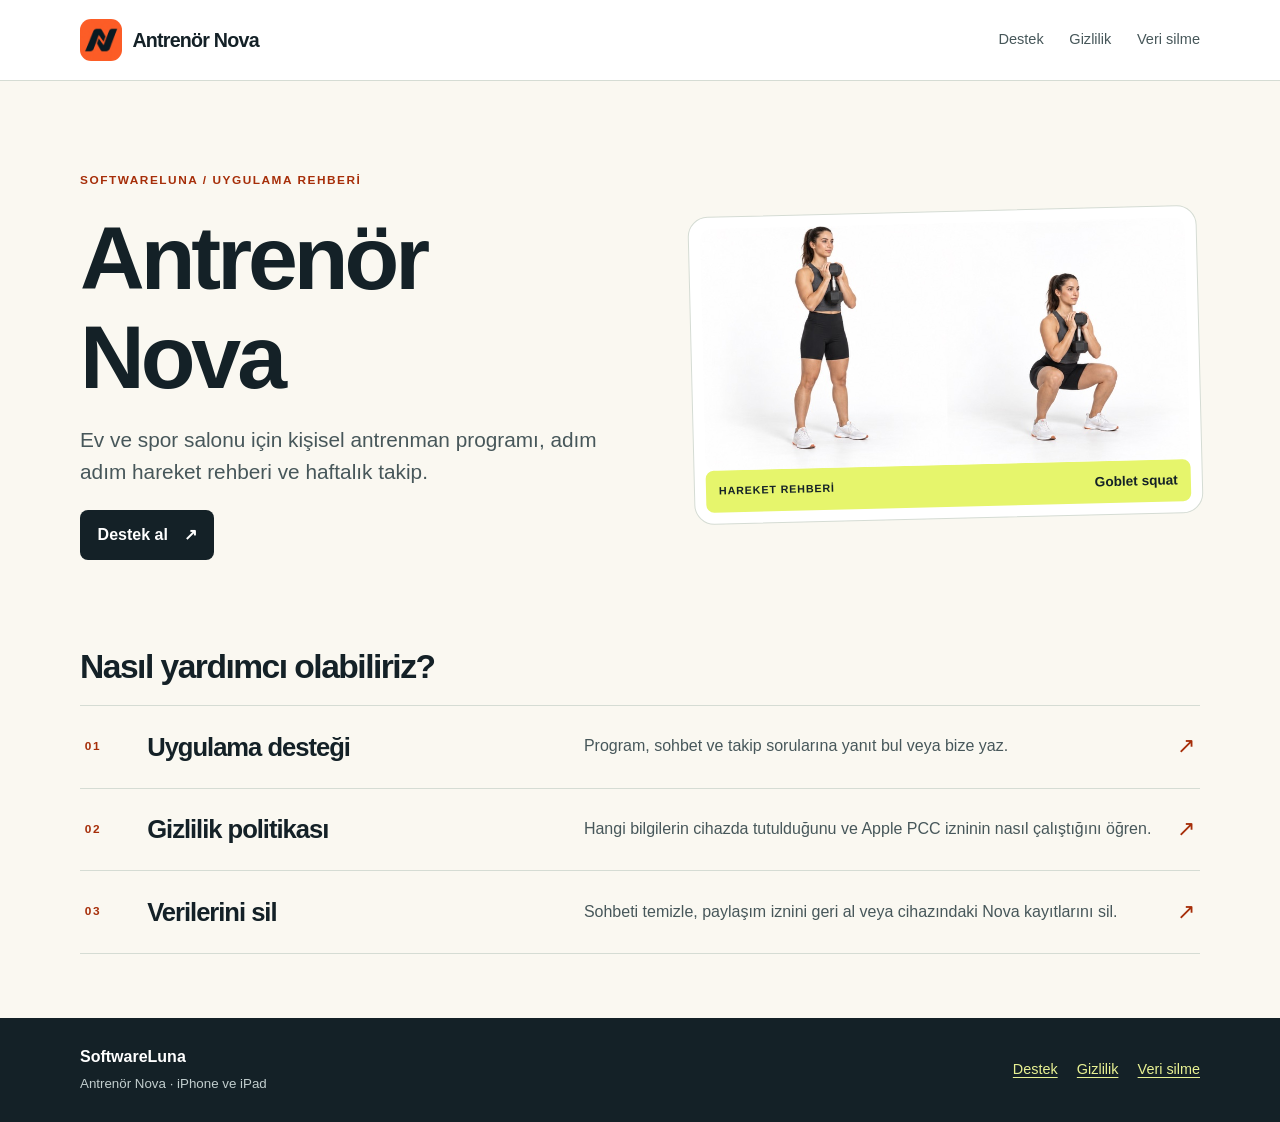
<file: index.html>
<!doctype html>
<html lang="tr">
<head>
  <meta charset="utf-8">
  <meta name="viewport" content="width=device-width, initial-scale=1">
  <meta name="theme-color" content="#faf8f1">
  <title>Uygulama rehberi · Antrenör Nova</title>
  <meta name="description" content="Antrenör Nova için resmî destek, gizlilik ve veri silme rehberi.">
  <link rel="canonical" href="https://softwareluna.github.io/antrenor-nova/">
  <link rel="icon" type="image/png" href="assets/nova.png">
  <link rel="stylesheet" href="assets/nova.css">
</head>
<body>
<a class="skip" href="#icerik">İçeriğe geç</a>
<header class="mast">
  <div class="wrap mast-inner">
    <a class="brand" href="./"><img src="assets/nova.png" alt="" width="42" height="42">Antrenör Nova</a>
    <nav aria-label="Ana gezinme"><a href="support.html">Destek</a>
<a href="privacy.html">Gizlilik</a>
<a href="data-deletion.html">Veri silme</a></nav>
  </div>
</header>
<main id="icerik" class="wrap" tabindex="-1">
<section class="hero" aria-labelledby="ana-baslik">
  <div>
    <span class="eyebrow">SoftwareLuna / Uygulama rehberi</span>
    <h1 id="ana-baslik">Antrenör Nova</h1>
    <p class="lead">Ev ve spor salonu için kişisel antrenman programı, adım adım hareket rehberi ve haftalık takip.</p>
    <a class="button" href="support.html">Destek al <span aria-hidden="true">↗</span></a>
  </div>
  <figure class="example">
    <img src="assets/goblet-squat.jpg" alt="Nova’nın hareket rehberinden bir örnek. Model, tek dambılı iki eliyle göğsünde tutarak goblet squat hareketinin başlangıç ve uygulama konumlarını gösteriyor." width="900" height="450">
    <figcaption><span>HAREKET REHBERİ</span> Goblet squat</figcaption>
  </figure>
</section>
<section class="entry-list" aria-labelledby="rehber-baslik">
  <h2 id="rehber-baslik">Nasıl yardımcı olabiliriz?</h2>
  <a class="entry" href="support.html"><span class="ordinal" aria-hidden="true">01</span><strong>Uygulama desteği</strong><span class="desc">Program, sohbet ve takip sorularına yanıt bul veya bize yaz.</span><span class="arrow" aria-hidden="true">↗</span></a>
  <a class="entry" href="privacy.html"><span class="ordinal" aria-hidden="true">02</span><strong>Gizlilik politikası</strong><span class="desc">Hangi bilgilerin cihazda tutulduğunu ve Apple PCC izninin nasıl çalıştığını öğren.</span><span class="arrow" aria-hidden="true">↗</span></a>
  <a class="entry" href="data-deletion.html"><span class="ordinal" aria-hidden="true">03</span><strong>Verilerini sil</strong><span class="desc">Sohbeti temizle, paylaşım iznini geri al veya cihazındaki Nova kayıtlarını sil.</span><span class="arrow" aria-hidden="true">↗</span></a>
</section>
</main>
<footer class="foot"><div class="wrap foot-inner">
  <div><strong>SoftwareLuna</strong><br><small>Antrenör Nova · iPhone ve iPad</small></div>
  <nav aria-label="Alt gezinme"><a href="support.html">Destek</a>
<a href="privacy.html">Gizlilik</a>
<a href="data-deletion.html">Veri silme</a></nav>
</div></footer>
</body>
</html>
</file>
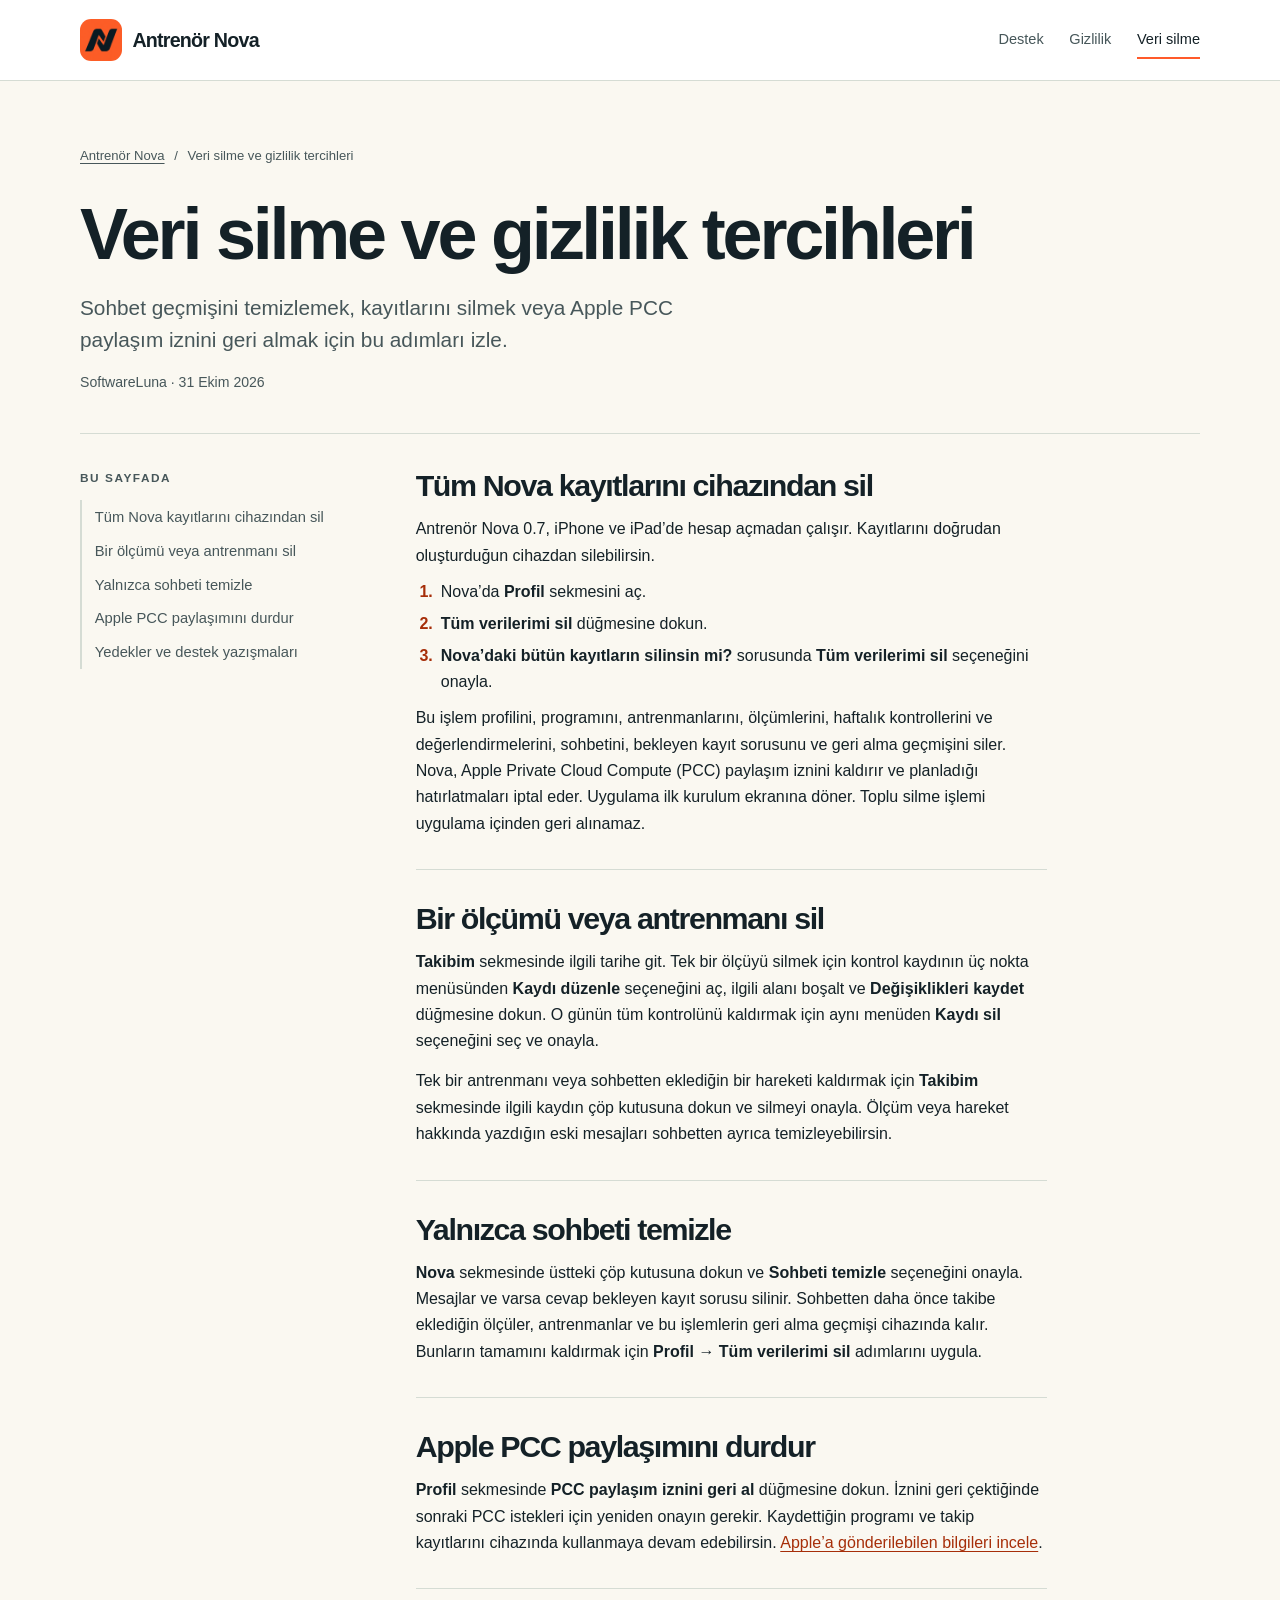
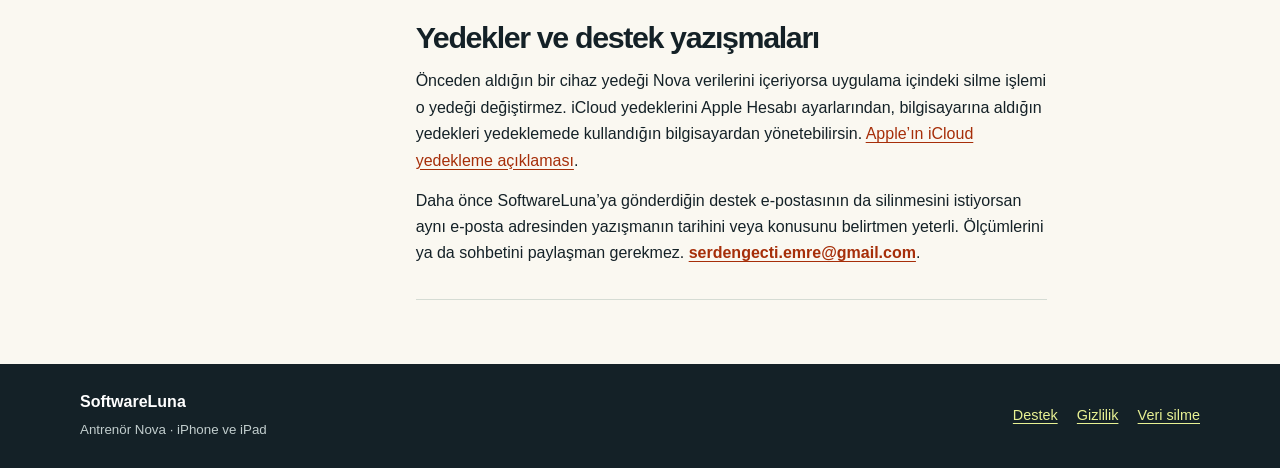
<file: data-deletion.html>
<!doctype html>
<html lang="tr">
<head>
  <meta charset="utf-8">
  <meta name="viewport" content="width=device-width, initial-scale=1">
  <meta name="theme-color" content="#faf8f1">
  <title>Veri silme ve gizlilik tercihleri · Antrenör Nova</title>
  <meta name="description" content="Sohbet geçmişini temizlemek, kayıtlarını silmek veya Apple PCC paylaşım iznini geri almak için bu adımları izle.">
  <link rel="canonical" href="https://softwareluna.github.io/antrenor-nova/data-deletion.html">
  <link rel="icon" type="image/png" href="assets/nova.png">
  <link rel="stylesheet" href="assets/nova.css">
</head>
<body>
<a class="skip" href="#icerik">İçeriğe geç</a>
<header class="mast">
  <div class="wrap mast-inner">
    <a class="brand" href="./"><img src="assets/nova.png" alt="" width="42" height="42">Antrenör Nova</a>
    <nav aria-label="Ana gezinme"><a href="support.html">Destek</a>
<a href="privacy.html">Gizlilik</a>
<a href="data-deletion.html" aria-current="page">Veri silme</a></nav>
  </div>
</header>
<main id="icerik" class="wrap" tabindex="-1">
<div class="page-intro">
  <nav class="breadcrumb" aria-label="Sayfa yolu"><a href="./">Antrenör Nova</a><span aria-hidden="true">/</span><span>Veri silme ve gizlilik tercihleri</span></nav>
  <h1>Veri silme ve gizlilik tercihleri</h1>
  <p class="lead">Sohbet geçmişini temizlemek, kayıtlarını silmek veya Apple PCC paylaşım iznini geri almak için bu adımları izle.</p>
  <p class="meta">SoftwareLuna · <time datetime="2026-10-31">31 Ekim 2026</time></p>
</div>
<div class="docs"><aside class="contents"><nav aria-label="Bu sayfada"><span class="navcap">Bu sayfada</span><a href="#tum-kayitlar">Tüm Nova kayıtlarını cihazından sil</a>
<a href="#tek-kayit">Bir ölçümü veya antrenmanı sil</a>
<a href="#sohbet">Yalnızca sohbeti temizle</a>
<a href="#pcc-izni">Apple PCC paylaşımını durdur</a>
<a href="#yedekler-ve-eposta">Yedekler ve destek yazışmaları</a></nav></aside>
<article class="article" aria-label="Veri silme ve gizlilik tercihleri"><section id="tum-kayitlar">
  <h2>Tüm Nova kayıtlarını cihazından sil</h2>
  <p>Antrenör Nova 0.7, iPhone ve iPad’de hesap açmadan çalışır. Kayıtlarını doğrudan oluşturduğun cihazdan silebilirsin.</p>
  <ol>
    <li>Nova’da <strong>Profil</strong> sekmesini aç.</li>
    <li><strong>Tüm verilerimi sil</strong> düğmesine dokun.</li>
    <li><strong>Nova’daki bütün kayıtların silinsin mi?</strong> sorusunda <strong>Tüm verilerimi sil</strong> seçeneğini onayla.</li>
  </ol>
  <p>Bu işlem profilini, programını, antrenmanlarını, ölçümlerini, haftalık kontrollerini ve değerlendirmelerini, sohbetini, bekleyen kayıt sorusunu ve geri alma geçmişini siler. Nova, Apple Private Cloud Compute (PCC) paylaşım iznini kaldırır ve planladığı hatırlatmaları iptal eder. Uygulama ilk kurulum ekranına döner. Toplu silme işlemi uygulama içinden geri alınamaz.</p>
</section>
<section id="tek-kayit">
  <h2>Bir ölçümü veya antrenmanı sil</h2>
  <p><strong>Takibim</strong> sekmesinde ilgili tarihe git. Tek bir ölçüyü silmek için kontrol kaydının üç nokta menüsünden <strong>Kaydı düzenle</strong> seçeneğini aç, ilgili alanı boşalt ve <strong>Değişiklikleri kaydet</strong> düğmesine dokun. O günün tüm kontrolünü kaldırmak için aynı menüden <strong>Kaydı sil</strong> seçeneğini seç ve onayla.</p>
  <p>Tek bir antrenmanı veya sohbetten eklediğin bir hareketi kaldırmak için <strong>Takibim</strong> sekmesinde ilgili kaydın çöp kutusuna dokun ve silmeyi onayla. Ölçüm veya hareket hakkında yazdığın eski mesajları sohbetten ayrıca temizleyebilirsin.</p>
</section>
<section id="sohbet">
  <h2>Yalnızca sohbeti temizle</h2>
  <p><strong>Nova</strong> sekmesinde üstteki çöp kutusuna dokun ve <strong>Sohbeti temizle</strong> seçeneğini onayla. Mesajlar ve varsa cevap bekleyen kayıt sorusu silinir. Sohbetten daha önce takibe eklediğin ölçüler, antrenmanlar ve bu işlemlerin geri alma geçmişi cihazında kalır. Bunların tamamını kaldırmak için <strong>Profil → Tüm verilerimi sil</strong> adımlarını uygula.</p>
</section>
<section id="pcc-izni">
  <h2>Apple PCC paylaşımını durdur</h2>
  <p><strong>Profil</strong> sekmesinde <strong>PCC paylaşım iznini geri al</strong> düğmesine dokun. İznini geri çektiğinde sonraki PCC istekleri için yeniden onayın gerekir. Kaydettiğin programı ve takip kayıtlarını cihazında kullanmaya devam edebilirsin. <a href="privacy.html#pcc">Apple’a gönderilebilen bilgileri incele</a>.</p>
</section>
<section id="yedekler-ve-eposta">
  <h2>Yedekler ve destek yazışmaları</h2>
  <p>Önceden aldığın bir cihaz yedeği Nova verilerini içeriyorsa uygulama içindeki silme işlemi o yedeği değiştirmez. iCloud yedeklerini Apple Hesabı ayarlarından, bilgisayarına aldığın yedekleri yedeklemede kullandığın bilgisayardan yönetebilirsin. <a href="https://support.apple.com/en-us/108770">Apple’ın iCloud yedekleme açıklaması</a>.</p>
  <p>Daha önce SoftwareLuna’ya gönderdiğin destek e-postasının da silinmesini istiyorsan aynı e-posta adresinden yazışmanın tarihini veya konusunu belirtmen yeterli. Ölçümlerini ya da sohbetini paylaşman gerekmez. <a href="mailto:serdengecti.emre@gmail.com">serdengecti.emre@gmail.com</a>.</p>
</section>
</article>
</div>
</main>
<footer class="foot"><div class="wrap foot-inner">
  <div><strong>SoftwareLuna</strong><br><small>Antrenör Nova · iPhone ve iPad</small></div>
  <nav aria-label="Alt gezinme"><a href="support.html">Destek</a>
<a href="privacy.html">Gizlilik</a>
<a href="data-deletion.html" aria-current="page">Veri silme</a></nav>
</div></footer>
</body>
</html>
</file>
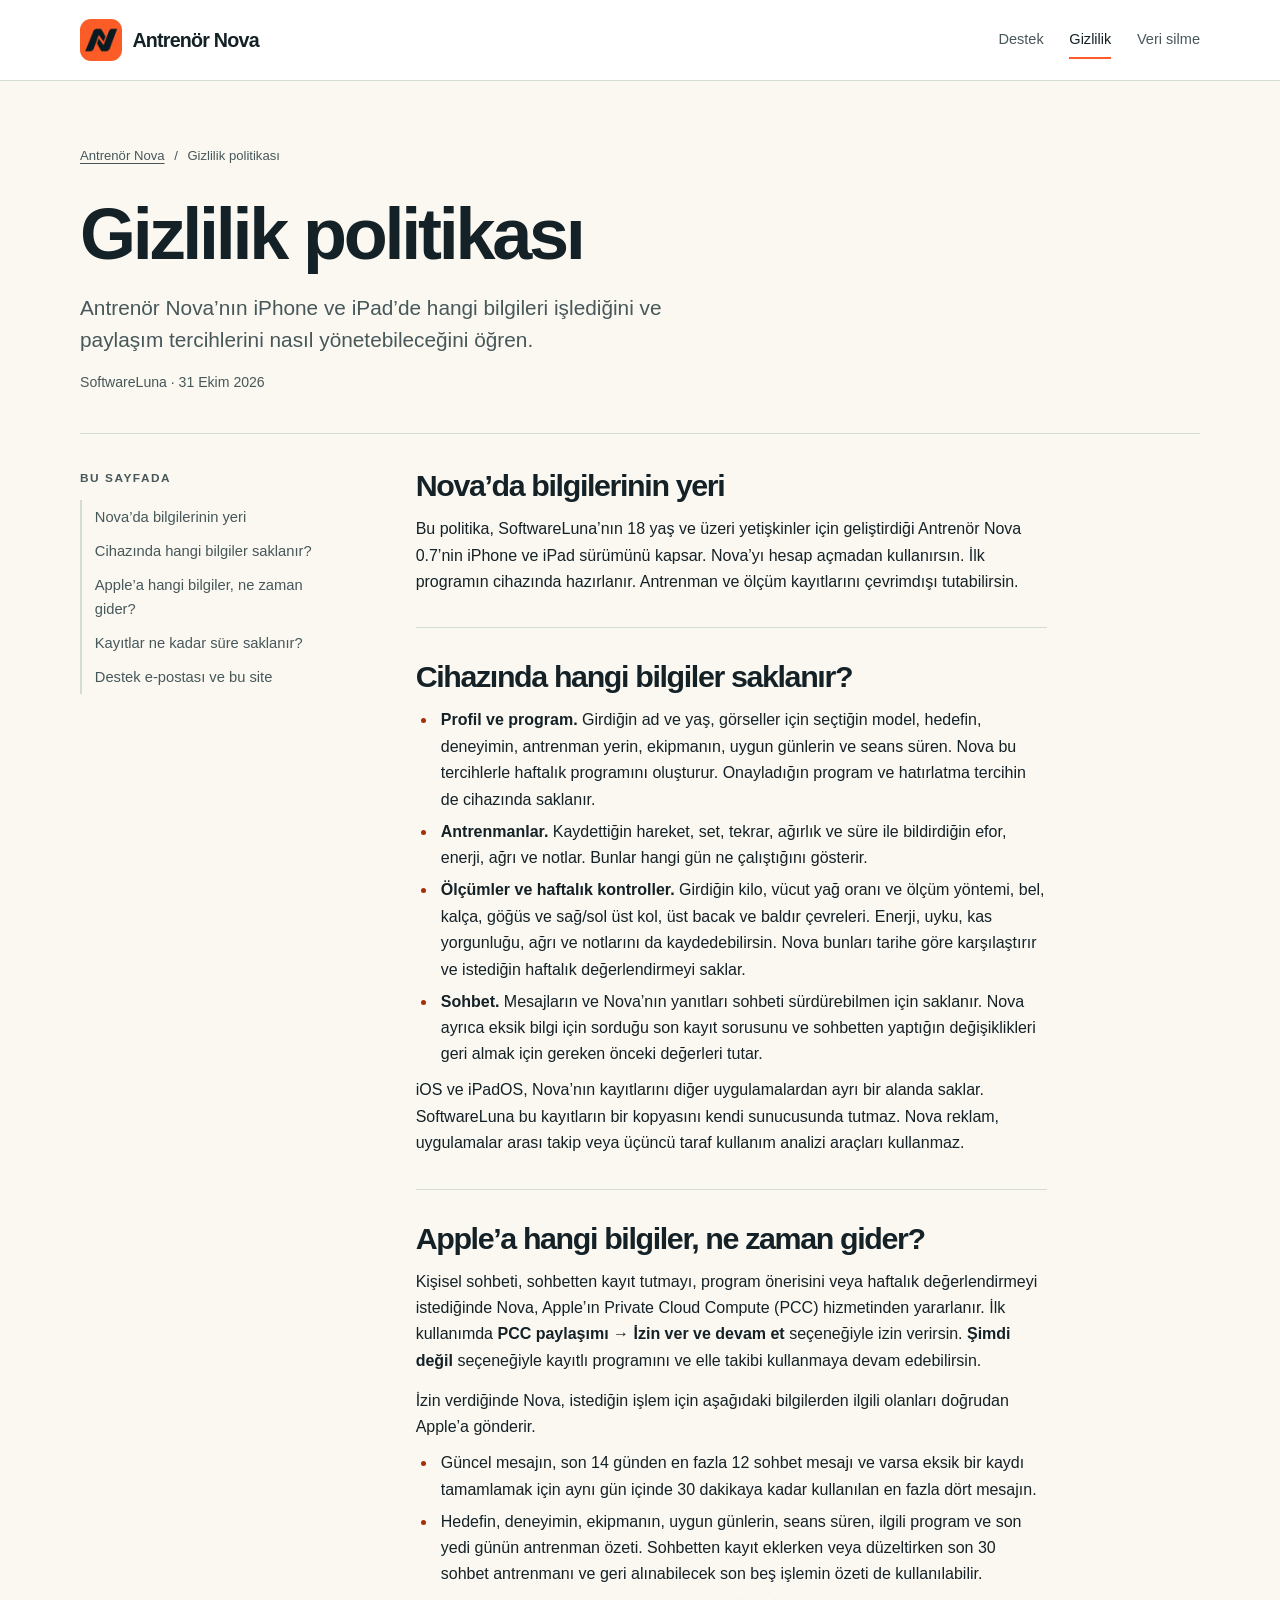
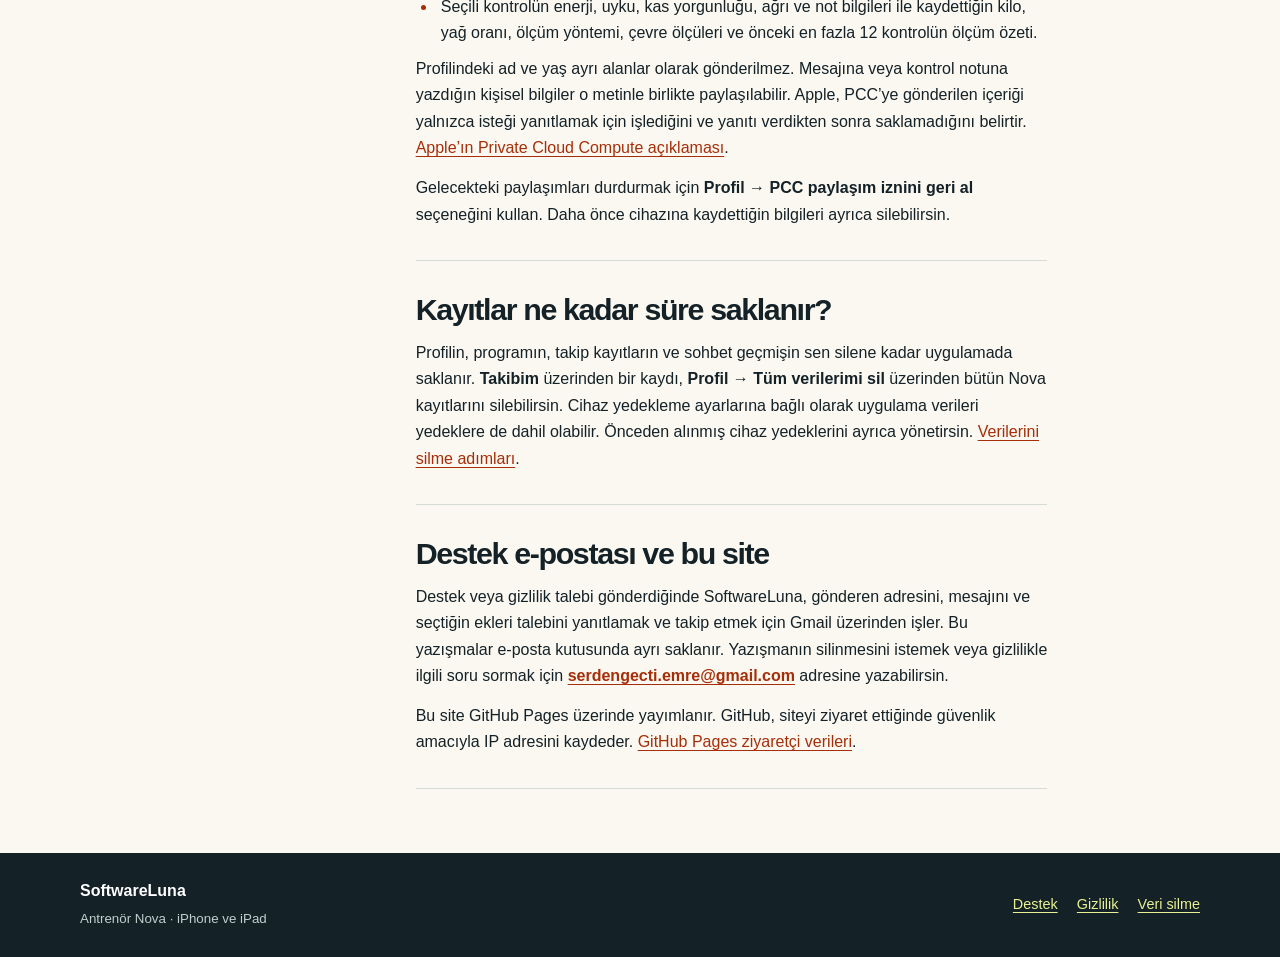
<file: privacy.html>
<!doctype html>
<html lang="tr">
<head>
  <meta charset="utf-8">
  <meta name="viewport" content="width=device-width, initial-scale=1">
  <meta name="theme-color" content="#faf8f1">
  <title>Gizlilik politikası · Antrenör Nova</title>
  <meta name="description" content="Antrenör Nova’nın iPhone ve iPad’de hangi bilgileri işlediğini ve paylaşım tercihlerini nasıl yönetebileceğini öğren.">
  <link rel="canonical" href="https://softwareluna.github.io/antrenor-nova/privacy.html">
  <link rel="icon" type="image/png" href="assets/nova.png">
  <link rel="stylesheet" href="assets/nova.css">
</head>
<body>
<a class="skip" href="#icerik">İçeriğe geç</a>
<header class="mast">
  <div class="wrap mast-inner">
    <a class="brand" href="./"><img src="assets/nova.png" alt="" width="42" height="42">Antrenör Nova</a>
    <nav aria-label="Ana gezinme"><a href="support.html">Destek</a>
<a href="privacy.html" aria-current="page">Gizlilik</a>
<a href="data-deletion.html">Veri silme</a></nav>
  </div>
</header>
<main id="icerik" class="wrap" tabindex="-1">
<div class="page-intro">
  <nav class="breadcrumb" aria-label="Sayfa yolu"><a href="./">Antrenör Nova</a><span aria-hidden="true">/</span><span>Gizlilik politikası</span></nav>
  <h1>Gizlilik politikası</h1>
  <p class="lead">Antrenör Nova’nın iPhone ve iPad’de hangi bilgileri işlediğini ve paylaşım tercihlerini nasıl yönetebileceğini öğren.</p>
  <p class="meta">SoftwareLuna · <time datetime="2026-10-31">31 Ekim 2026</time></p>
</div>
<div class="docs"><aside class="contents"><nav aria-label="Bu sayfada"><span class="navcap">Bu sayfada</span><a href="#kapsam">Nova’da bilgilerinin yeri</a>
<a href="#cihazdaki-kayitlar">Cihazında hangi bilgiler saklanır?</a>
<a href="#pcc">Apple’a hangi bilgiler, ne zaman gider?</a>
<a href="#saklama-silme">Kayıtlar ne kadar süre saklanır?</a>
<a href="#iletisim-site">Destek e-postası ve bu site</a></nav></aside>
<article class="article" aria-label="Gizlilik politikası"><section id="kapsam">
  <h2>Nova’da bilgilerinin yeri</h2>
  <p>Bu politika, SoftwareLuna’nın 18 yaş ve üzeri yetişkinler için geliştirdiği Antrenör Nova 0.7’nin iPhone ve iPad sürümünü kapsar. Nova’yı hesap açmadan kullanırsın. İlk programın cihazında hazırlanır. Antrenman ve ölçüm kayıtlarını çevrimdışı tutabilirsin.</p>
</section>
<section id="cihazdaki-kayitlar">
  <h2>Cihazında hangi bilgiler saklanır?</h2>
  <ul>
    <li><strong>Profil ve program.</strong> Girdiğin ad ve yaş, görseller için seçtiğin model, hedefin, deneyimin, antrenman yerin, ekipmanın, uygun günlerin ve seans süren. Nova bu tercihlerle haftalık programını oluşturur. Onayladığın program ve hatırlatma tercihin de cihazında saklanır.</li>
    <li><strong>Antrenmanlar.</strong> Kaydettiğin hareket, set, tekrar, ağırlık ve süre ile bildirdiğin efor, enerji, ağrı ve notlar. Bunlar hangi gün ne çalıştığını gösterir.</li>
    <li><strong>Ölçümler ve haftalık kontroller.</strong> Girdiğin kilo, vücut yağ oranı ve ölçüm yöntemi, bel, kalça, göğüs ve sağ/sol üst kol, üst bacak ve baldır çevreleri. Enerji, uyku, kas yorgunluğu, ağrı ve notlarını da kaydedebilirsin. Nova bunları tarihe göre karşılaştırır ve istediğin haftalık değerlendirmeyi saklar.</li>
    <li><strong>Sohbet.</strong> Mesajların ve Nova’nın yanıtları sohbeti sürdürebilmen için saklanır. Nova ayrıca eksik bilgi için sorduğu son kayıt sorusunu ve sohbetten yaptığın değişiklikleri geri almak için gereken önceki değerleri tutar.</li>
  </ul>
  <p>iOS ve iPadOS, Nova’nın kayıtlarını diğer uygulamalardan ayrı bir alanda saklar. SoftwareLuna bu kayıtların bir kopyasını kendi sunucusunda tutmaz. Nova reklam, uygulamalar arası takip veya üçüncü taraf kullanım analizi araçları kullanmaz.</p>
</section>
<section id="pcc">
  <h2>Apple’a hangi bilgiler, ne zaman gider?</h2>
  <p>Kişisel sohbeti, sohbetten kayıt tutmayı, program önerisini veya haftalık değerlendirmeyi istediğinde Nova, Apple’ın Private Cloud Compute (PCC) hizmetinden yararlanır. İlk kullanımda <strong>PCC paylaşımı → İzin ver ve devam et</strong> seçeneğiyle izin verirsin. <strong>Şimdi değil</strong> seçeneğiyle kayıtlı programını ve elle takibi kullanmaya devam edebilirsin.</p>
  <p>İzin verdiğinde Nova, istediğin işlem için aşağıdaki bilgilerden ilgili olanları doğrudan Apple’a gönderir.</p>
  <ul>
    <li>Güncel mesajın, son 14 günden en fazla 12 sohbet mesajı ve varsa eksik bir kaydı tamamlamak için aynı gün içinde 30 dakikaya kadar kullanılan en fazla dört mesajın.</li>
    <li>Hedefin, deneyimin, ekipmanın, uygun günlerin, seans süren, ilgili program ve son yedi günün antrenman özeti. Sohbetten kayıt eklerken veya düzeltirken son 30 sohbet antrenmanı ve geri alınabilecek son beş işlemin özeti de kullanılabilir.</li>
    <li>Seçili kontrolün enerji, uyku, kas yorgunluğu, ağrı ve not bilgileri ile kaydettiğin kilo, yağ oranı, ölçüm yöntemi, çevre ölçüleri ve önceki en fazla 12 kontrolün ölçüm özeti.</li>
  </ul>
  <p>Profilindeki ad ve yaş ayrı alanlar olarak gönderilmez. Mesajına veya kontrol notuna yazdığın kişisel bilgiler o metinle birlikte paylaşılabilir. Apple, PCC’ye gönderilen içeriği yalnızca isteği yanıtlamak için işlediğini ve yanıtı verdikten sonra saklamadığını belirtir. <a href="https://support.apple.com/guide/iphone/iphe3f499e0e/ios">Apple’ın Private Cloud Compute açıklaması</a>.</p>
  <p>Gelecekteki paylaşımları durdurmak için <strong>Profil → PCC paylaşım iznini geri al</strong> seçeneğini kullan. Daha önce cihazına kaydettiğin bilgileri ayrıca silebilirsin.</p>
</section>
<section id="saklama-silme">
  <h2>Kayıtlar ne kadar süre saklanır?</h2>
  <p>Profilin, programın, takip kayıtların ve sohbet geçmişin sen silene kadar uygulamada saklanır. <strong>Takibim</strong> üzerinden bir kaydı, <strong>Profil → Tüm verilerimi sil</strong> üzerinden bütün Nova kayıtlarını silebilirsin. Cihaz yedekleme ayarlarına bağlı olarak uygulama verileri yedeklere de dahil olabilir. Önceden alınmış cihaz yedeklerini ayrıca yönetirsin. <a href="data-deletion.html">Verilerini silme adımları</a>.</p>
</section>
<section id="iletisim-site">
  <h2>Destek e-postası ve bu site</h2>
  <p>Destek veya gizlilik talebi gönderdiğinde SoftwareLuna, gönderen adresini, mesajını ve seçtiğin ekleri talebini yanıtlamak ve takip etmek için Gmail üzerinden işler. Bu yazışmalar e-posta kutusunda ayrı saklanır. Yazışmanın silinmesini istemek veya gizlilikle ilgili soru sormak için <a href="mailto:serdengecti.emre@gmail.com">serdengecti.emre@gmail.com</a> adresine yazabilirsin.</p>
  <p>Bu site GitHub Pages üzerinde yayımlanır. GitHub, siteyi ziyaret ettiğinde güvenlik amacıyla IP adresini kaydeder. <a href="https://docs.github.com/en/pages/getting-started-with-github-pages/what-is-github-pages#data-collection">GitHub Pages ziyaretçi verileri</a>.</p>
</section>
</article>
</div>
</main>
<footer class="foot"><div class="wrap foot-inner">
  <div><strong>SoftwareLuna</strong><br><small>Antrenör Nova · iPhone ve iPad</small></div>
  <nav aria-label="Alt gezinme"><a href="support.html">Destek</a>
<a href="privacy.html" aria-current="page">Gizlilik</a>
<a href="data-deletion.html">Veri silme</a></nav>
</div></footer>
</body>
</html>
</file>
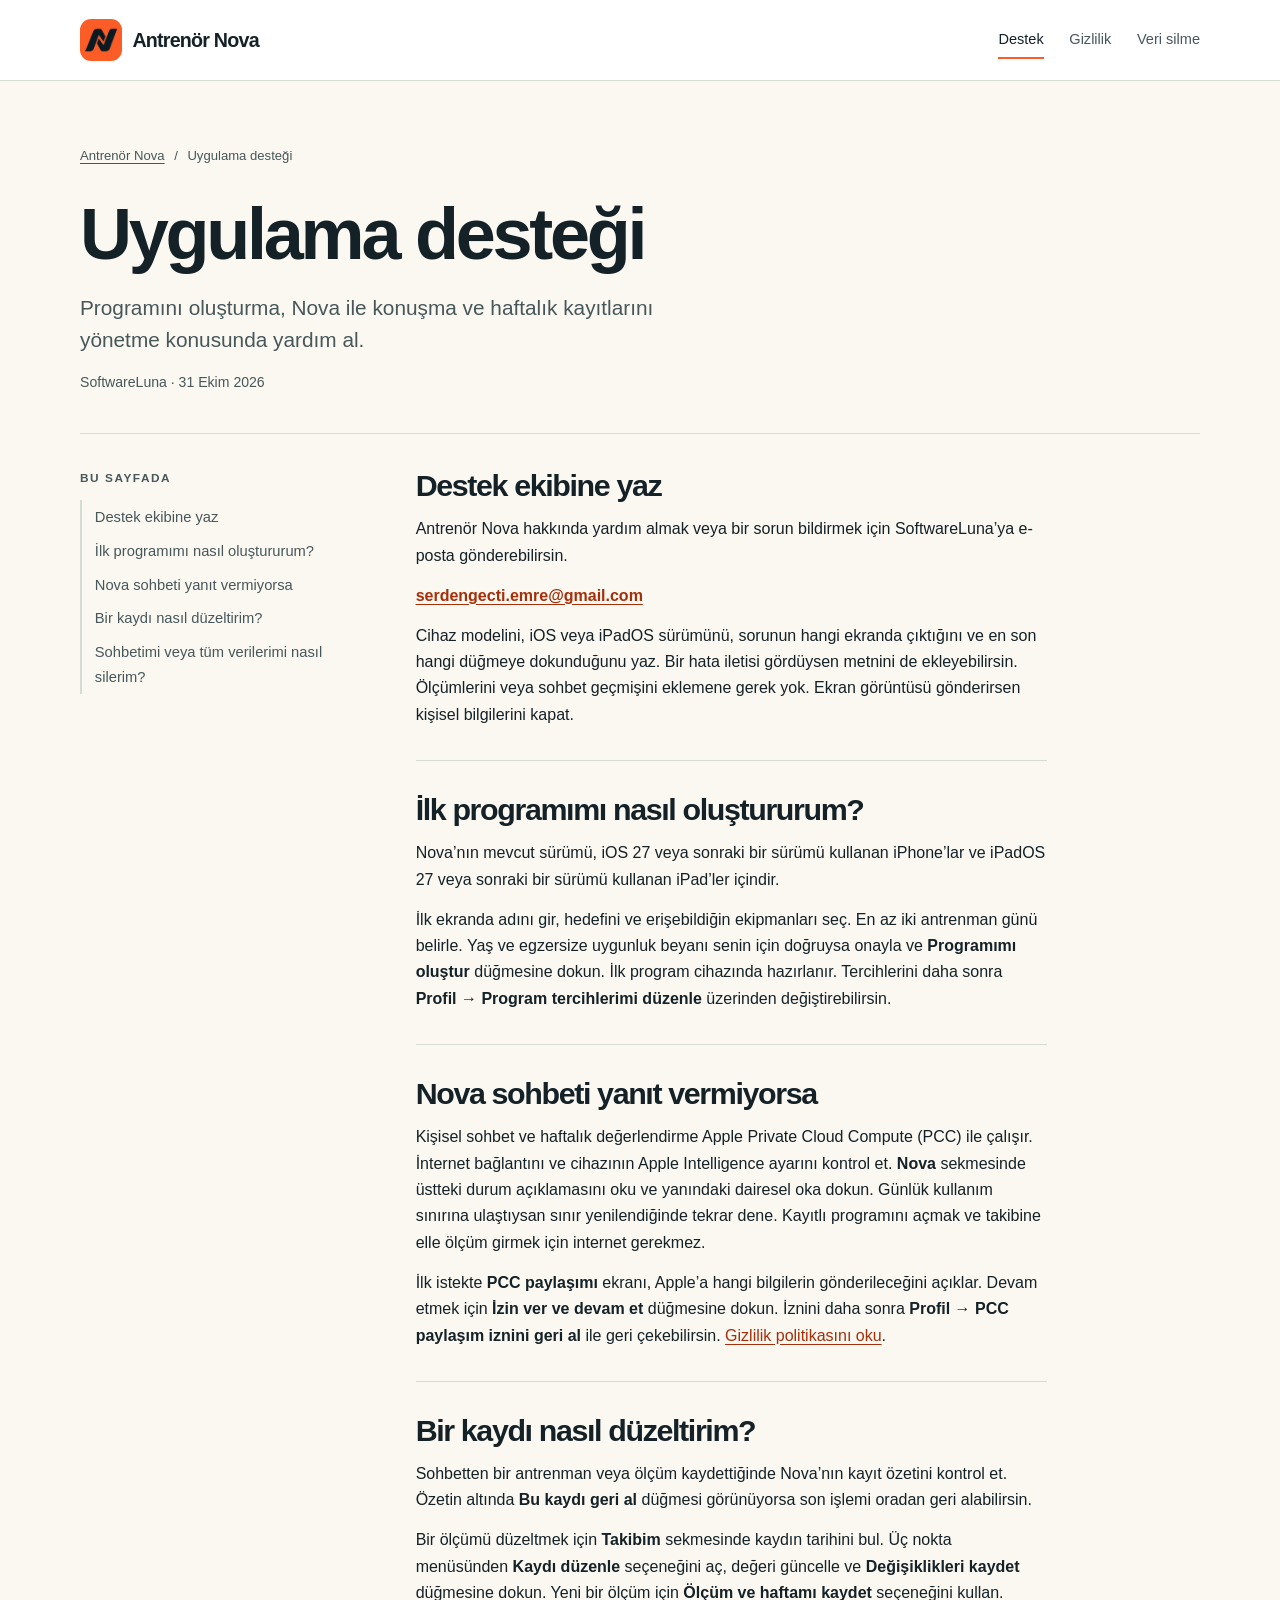
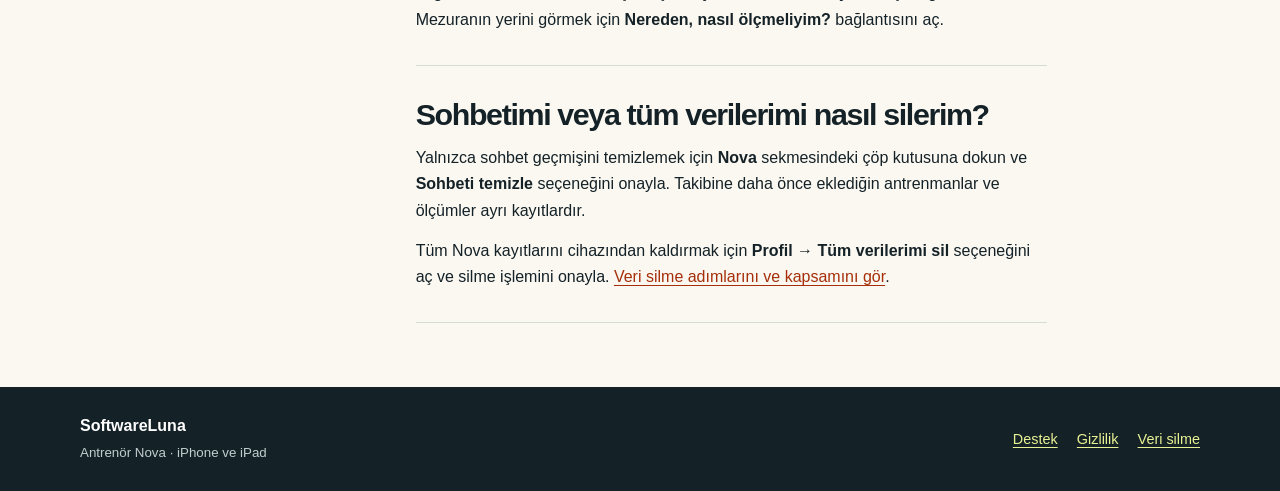
<file: support.html>
<!doctype html>
<html lang="tr">
<head>
  <meta charset="utf-8">
  <meta name="viewport" content="width=device-width, initial-scale=1">
  <meta name="theme-color" content="#faf8f1">
  <title>Uygulama desteği · Antrenör Nova</title>
  <meta name="description" content="Programını oluşturma, Nova ile konuşma ve haftalık kayıtlarını yönetme konusunda yardım al.">
  <link rel="canonical" href="https://softwareluna.github.io/antrenor-nova/support.html">
  <link rel="icon" type="image/png" href="assets/nova.png">
  <link rel="stylesheet" href="assets/nova.css">
</head>
<body>
<a class="skip" href="#icerik">İçeriğe geç</a>
<header class="mast">
  <div class="wrap mast-inner">
    <a class="brand" href="./"><img src="assets/nova.png" alt="" width="42" height="42">Antrenör Nova</a>
    <nav aria-label="Ana gezinme"><a href="support.html" aria-current="page">Destek</a>
<a href="privacy.html">Gizlilik</a>
<a href="data-deletion.html">Veri silme</a></nav>
  </div>
</header>
<main id="icerik" class="wrap" tabindex="-1">
<div class="page-intro">
  <nav class="breadcrumb" aria-label="Sayfa yolu"><a href="./">Antrenör Nova</a><span aria-hidden="true">/</span><span>Uygulama desteği</span></nav>
  <h1>Uygulama desteği</h1>
  <p class="lead">Programını oluşturma, Nova ile konuşma ve haftalık kayıtlarını yönetme konusunda yardım al.</p>
  <p class="meta">SoftwareLuna · <time datetime="2026-10-31">31 Ekim 2026</time></p>
</div>
<div class="docs"><aside class="contents"><nav aria-label="Bu sayfada"><span class="navcap">Bu sayfada</span><a href="#iletisim">Destek ekibine yaz</a>
<a href="#baslangic">İlk programımı nasıl oluştururum?</a>
<a href="#sohbet">Nova sohbeti yanıt vermiyorsa</a>
<a href="#takip">Bir kaydı nasıl düzeltirim?</a>
<a href="#silme">Sohbetimi veya tüm verilerimi nasıl silerim?</a></nav></aside>
<article class="article" aria-label="Uygulama desteği"><section id="iletisim">
  <h2>Destek ekibine yaz</h2>
  <p>Antrenör Nova hakkında yardım almak veya bir sorun bildirmek için SoftwareLuna’ya e-posta gönderebilirsin.</p>
  <p><a href="mailto:serdengecti.emre@gmail.com?subject=Antren%C3%B6r%20Nova%20destek">serdengecti.emre@gmail.com</a></p>
  <p>Cihaz modelini, iOS veya iPadOS sürümünü, sorunun hangi ekranda çıktığını ve en son hangi düğmeye dokunduğunu yaz. Bir hata iletisi gördüysen metnini de ekleyebilirsin. Ölçümlerini veya sohbet geçmişini eklemene gerek yok. Ekran görüntüsü gönderirsen kişisel bilgilerini kapat.</p>
</section>
<section id="baslangic">
  <h2>İlk programımı nasıl oluştururum?</h2>
  <p>Nova’nın mevcut sürümü, iOS 27 veya sonraki bir sürümü kullanan iPhone’lar ve iPadOS 27 veya sonraki bir sürümü kullanan iPad’ler içindir.</p>
  <p>İlk ekranda adını gir, hedefini ve erişebildiğin ekipmanları seç. En az iki antrenman günü belirle. Yaş ve egzersize uygunluk beyanı senin için doğruysa onayla ve <strong>Programımı oluştur</strong> düğmesine dokun. İlk program cihazında hazırlanır. Tercihlerini daha sonra <strong>Profil → Program tercihlerimi düzenle</strong> üzerinden değiştirebilirsin.</p>
</section>
<section id="sohbet">
  <h2>Nova sohbeti yanıt vermiyorsa</h2>
  <p>Kişisel sohbet ve haftalık değerlendirme Apple Private Cloud Compute (PCC) ile çalışır. İnternet bağlantını ve cihazının Apple Intelligence ayarını kontrol et. <strong>Nova</strong> sekmesinde üstteki durum açıklamasını oku ve yanındaki dairesel oka dokun. Günlük kullanım sınırına ulaştıysan sınır yenilendiğinde tekrar dene. Kayıtlı programını açmak ve takibine elle ölçüm girmek için internet gerekmez.</p>
  <p>İlk istekte <strong>PCC paylaşımı</strong> ekranı, Apple’a hangi bilgilerin gönderileceğini açıklar. Devam etmek için <strong>İzin ver ve devam et</strong> düğmesine dokun. İznini daha sonra <strong>Profil → PCC paylaşım iznini geri al</strong> ile geri çekebilirsin. <a href="privacy.html">Gizlilik politikasını oku</a>.</p>
</section>
<section id="takip">
  <h2>Bir kaydı nasıl düzeltirim?</h2>
  <p>Sohbetten bir antrenman veya ölçüm kaydettiğinde Nova’nın kayıt özetini kontrol et. Özetin altında <strong>Bu kaydı geri al</strong> düğmesi görünüyorsa son işlemi oradan geri alabilirsin.</p>
  <p>Bir ölçümü düzeltmek için <strong>Takibim</strong> sekmesinde kaydın tarihini bul. Üç nokta menüsünden <strong>Kaydı düzenle</strong> seçeneğini aç, değeri güncelle ve <strong>Değişiklikleri kaydet</strong> düğmesine dokun. Yeni bir ölçüm için <strong>Ölçüm ve haftamı kaydet</strong> seçeneğini kullan. Mezuranın yerini görmek için <strong>Nereden, nasıl ölçmeliyim?</strong> bağlantısını aç.</p>
</section>
<section id="silme">
  <h2>Sohbetimi veya tüm verilerimi nasıl silerim?</h2>
  <p>Yalnızca sohbet geçmişini temizlemek için <strong>Nova</strong> sekmesindeki çöp kutusuna dokun ve <strong>Sohbeti temizle</strong> seçeneğini onayla. Takibine daha önce eklediğin antrenmanlar ve ölçümler ayrı kayıtlardır.</p>
  <p>Tüm Nova kayıtlarını cihazından kaldırmak için <strong>Profil → Tüm verilerimi sil</strong> seçeneğini aç ve silme işlemini onayla. <a href="data-deletion.html">Veri silme adımlarını ve kapsamını gör</a>.</p>
</section>
</article>
</div>
</main>
<footer class="foot"><div class="wrap foot-inner">
  <div><strong>SoftwareLuna</strong><br><small>Antrenör Nova · iPhone ve iPad</small></div>
  <nav aria-label="Alt gezinme"><a href="support.html" aria-current="page">Destek</a>
<a href="privacy.html">Gizlilik</a>
<a href="data-deletion.html">Veri silme</a></nav>
</div></footer>
</body>
</html>
</file>
<file: assets/nova.css>
:root {
  --ink:#142127;
  --cream:#faf8f1;
  --paper:#fff;
  --red:#a62e09;
  --orange:#ff5a2a;
  --yellow:#e6f56c;
  --muted:#47575a;
  --line:#d5dcd4;
  --measure:71ch;
  --wrap:1120px;
  font:100%/1.65 -apple-system,BlinkMacSystemFont,"Segoe UI",Arial,sans-serif;
  color:var(--ink);
  background:var(--cream);
  color-scheme:light;
}

* {
  box-sizing:border-box;
}

body {
  margin:0;
}

a {
  color:var(--red);
  text-underline-offset:.21em;
}

a:hover {
  text-decoration-thickness:2px;
}

a:focus-visible,summary:focus-visible {
  outline:3px solid #007192;
  outline-offset:4px;
}

h1,h2,h3,p,ul,ol,figure {
  margin:0;
}

h1,h2,h3 {
  line-height:1.1;
  letter-spacing:-.045em;
  text-wrap:balance;
}

p,li,summary,a {
  overflow-wrap:anywhere;
}

p+p {
  margin-top:.85em;
}

h1 {
  font-size:clamp(2.8rem,7vw,5.75rem);
}

h2 {
  font-size:clamp(1.5rem,3vw,2.1rem);
}

.wrap {
  width:min(var(--wrap),calc(100% - 3rem));
  margin-inline:auto;
}

.skip {
  position:fixed;
  z-index:10;
  left:1rem;
  top:.5rem;
  background:white;
  padding:.7rem;
  transform:translateY(-170%);
}

.skip:focus {
  transform:none;
}

.mast {
  background:var(--paper);
  border-bottom:1px solid var(--line);
}

.mast-inner {
  display:flex;
  align-items:center;
  justify-content:space-between;
  gap:1.5rem;
  min-height:80px;
}

.brand {
  display:inline-flex;
  gap:.65rem;
  align-items:center;
  color:var(--ink);
  text-decoration:none;
  font-weight:760;
  letter-spacing:-.04em;
  font-size:1.23rem;
}

.brand img {
  border-radius:11px;
  width:42px;
  height:42px;
}

.mast nav {
  display:flex;
  gap:clamp(.6rem,2vw,1.7rem);
  align-items:center;
}

.mast nav a {
  font-size:.91rem;
  text-decoration:none;
  color:var(--muted);
  padding:.4rem 0;
  border-bottom:2px solid transparent;
}

.mast nav a[aria-current=page],.mast nav a:hover {
  color:var(--ink);
  border-color:var(--orange);
}

.eyebrow,.ordinal,.navcap {
  display:block;
  font-size:.74rem;
  font-weight:780;
  letter-spacing:.13em;
  text-transform:uppercase;
}

.eyebrow {
  color:var(--red);
  margin-bottom:1.2rem;
}

.hero {
  display:grid;
  grid-template-columns:1.05fr 1fr;
  gap:clamp(2rem,6vw,5rem);
  align-items:center;
  padding-block:clamp(3.25rem,7vw,6rem);
}

.hero h1 {
  max-width:9ch;
}

.lead {
  font-size:clamp(1.05rem,2vw,1.3rem);
  line-height:1.52;
  color:var(--muted);
  max-width:52ch;
  margin-top:1.1rem;
}

.button {
  display:inline-flex;
  align-items:center;
  gap:1rem;
  background:var(--ink);
  color:white;
  padding:.72rem 1.1rem;
  border-radius:8px;
  text-decoration:none;
  font-weight:680;
  margin-top:1.45rem;
}

.button:hover {
  background:#293c41;
}

.example {
  padding:.7rem;
  border:1px solid var(--line);
  border-radius:20px;
  background:var(--paper);
  transform:rotate(-1.4deg);
}

.example img {
  width:100%;
  height:auto;
  display:block;
  border-radius:12px;
}

.example figcaption {
  display:flex;
  align-items:center;
  justify-content:space-between;
  gap:.5rem;
  padding:.6rem .8rem;
  background:var(--yellow);
  color:var(--ink);
  border-radius:8px;
  font-size:.85rem;
  font-weight:670;
}

.example figcaption span {
  font-size:.67rem;
  letter-spacing:.08em;
}

.entry-list {
  padding-bottom:4rem;
}

.entry-list h2 {
  margin-bottom:1.15rem;
}

.entry {
  display:grid;
  grid-template-columns:2.7rem minmax(10rem,.8fr) minmax(10rem,1.1fr) auto;
  align-items:center;
  gap:1.2rem;
  padding:1.4rem .3rem;
  border-top:1px solid var(--line);
  color:var(--ink);
  text-decoration:none;
}

.entry:last-child {
  border-bottom:1px solid var(--line);
}

.entry:hover {
  background:#f1f1e7;
}

.ordinal,.entry .arrow {
  color:var(--red);
}

.entry strong {
  font-size:clamp(1.13rem,2.3vw,1.6rem);
  letter-spacing:-.04em;
  line-height:1.18;
}

.entry .desc {
  color:var(--muted);
  font-size:1rem;
}

.entry .arrow {
  font-size:1.4rem;
}

.page-intro {
  padding-top:clamp(2rem,5vw,4rem);
  padding-bottom:2.4rem;
  border-bottom:1px solid var(--line);
}

.page-intro h1 {
  font-size:clamp(2.6rem,6vw,4.5rem);
}

.breadcrumb {
  display:flex;
  align-items:center;
  flex-wrap:wrap;
  gap:.6rem;
  font-size:.82rem;
  color:var(--muted);
  margin-bottom:1.8rem;
}

.breadcrumb a {
  color:var(--muted);
}

.meta {
  margin-top:1rem;
  color:var(--muted);
  font-size:.88rem;
}

.docs {
  display:grid;
  grid-template-columns:minmax(175px,.33fr) minmax(0,1fr);
  gap:clamp(1.8rem,6vw,5rem);
  padding-block:2.2rem 4rem;
}

.contents nav {
  position:sticky;
  top:1.3rem;
}

.navcap {
  margin-bottom:.7rem;
  color:var(--muted);
}

.contents a {
  font-size:.92rem;
  display:block;
  border-left:2px solid var(--line);
  padding:.3rem .8rem;
  color:var(--muted);
  text-decoration:none;
}

.contents a:hover {
  border-color:var(--orange);
  color:var(--ink);
}

.article {
  max-width:var(--measure);
  min-width:0;
}

.article section {
  scroll-margin-top:1rem;
  padding:2rem 0;
  border-bottom:1px solid var(--line);
}

.article section:first-child {
  padding-top:0;
}

.article h2 {
  font-size:clamp(1.5rem,3vw,1.9rem);
  margin-bottom:.85rem;
}

.article ul,.article ol {
  padding-left:1.35rem;
  margin:.6rem 0;
}

.article li {
  padding-left:.22rem;
  margin-block:.36rem;
}

.article li::marker {
  color:var(--red);
  font-weight:700;
}

.article details {
  border-top:1px solid var(--line);
  padding:.78rem 0;
}

.article details:last-child {
  border-bottom:1px solid var(--line);
}

.article details summary {
  font-weight:700;
  cursor:pointer;
}

.article details[open] summary {
  margin-bottom:.65rem;
}

.article a[href^='mailto:'] {
  font-weight:680;
}

.foot {
  background:var(--ink);
  color:#e9efed;
  padding:1.6rem 0;
}

.foot-inner {
  display:flex;
  align-items:center;
  justify-content:space-between;
  gap:1rem;
  flex-wrap:wrap;
}

.foot strong {
  color:white;
}

.foot nav {
  display:flex;
  gap:1.2rem;
  flex-wrap:wrap;
}

.foot a {
  color:#e8f193;
  font-size:.9rem;
}

.foot small {
  color:#c2cece;
}

@media(max-width:760px) {
  .wrap {
    width:calc(100% - 2.2rem);
  }
  .mast-inner {
    gap:.65rem;
  }
  .brand {
    font-size:1.02rem;
  }
  .brand img {
    width:34px;
    height:34px;
    border-radius:9px;
  }
  .mast nav a {
    font-size:.82rem;
  }
  .hero {
    grid-template-columns:1fr;
    gap:1.6rem;
    padding-block:2.75rem;
  }
  .hero h1 {
    max-width:none;
  }
  .example {
    max-width:32rem;
    transform:none;
  }
  .docs {
    display:block;
  }
  .contents {
    margin-bottom:2rem;
  }
  .contents nav {
    position:static;
  }
  .contents a {
    display:inline-block;
    border:0;
    text-decoration:underline;
    padding:.25rem .75rem .25rem 0;
  }
  .entry {
    grid-template-columns:1.6rem 1fr auto;
    gap:.15rem .7rem;
  }
  .entry .ordinal {
    grid-row:1/3;
  }
  .entry .desc {
    grid-column:2;
    font-size:.94rem;
  }
  .entry .arrow {
    grid-column:3;
    grid-row:1/3;
  }
  .foot-inner {
    align-items:flex-start;
    flex-direction:column;
  }
}

@media(max-width:480px) {
  .mast-inner {
    align-items:flex-start;
    flex-direction:column;
    gap:.4rem;
    padding-block:.8rem;
  }
  .mast nav {
    gap:1.1rem;
  }
  .mast nav a {
    min-height:2.1rem;
  }
  .entry-list {
    padding-bottom:2.5rem;
  }
  .page-intro {
    padding-bottom:1.7rem;
  }
}

@media print {
  .mast nav,.contents,.skip,.foot nav,.button {
    display:none;
  }
  .docs,.hero {
    display:block;
  }
  .wrap {
    width:100%;
  }
  .mast,.foot {
    color:black;
    background:white;
  }
  .article {
    max-width:none;
  }
  a {
    color:inherit;
  }
  .article section {
    break-inside:avoid;
  }
}
</file>
